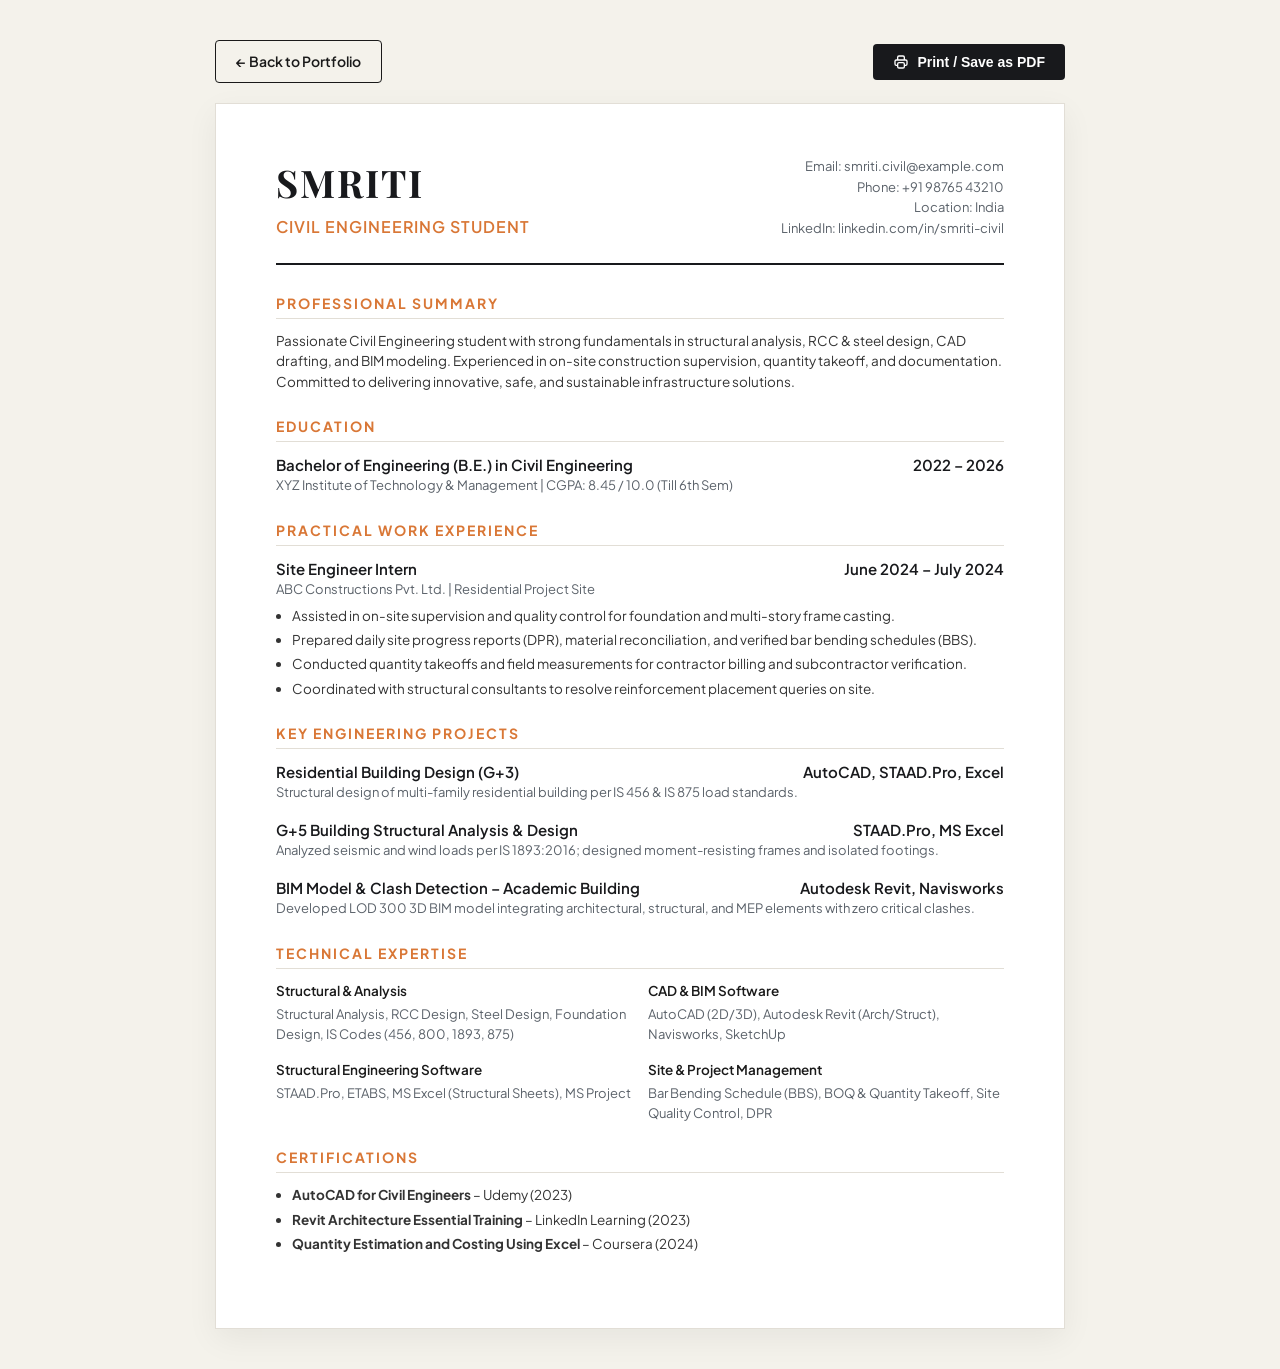
<file: assets/resume.html>
<!DOCTYPE html>
<html lang="en">
<head>
  <meta charset="UTF-8">
  <meta name="viewport" content="width=device-width, initial-scale=1.0">
  <title>Resume - Smriti | Civil Engineering Student</title>
  <link rel="preconnect" href="https://fonts.googleapis.com">
  <link rel="preconnect" href="https://fonts.gstatic.com" crossorigin>
  <link href="https://fonts.googleapis.com/css2?family=Plus+Jakarta+Sans:wght@300;400;500;600;700&family=Playfair+Display:ital,wght@0,600;0,700;1,400&family=Space+Mono:wght@400;700&display=swap" rel="stylesheet">
  <style>
    :root {
      --primary: #18191c;
      --accent: #d97736;
      --text-muted: #5b626a;
      --border: #e2ded6;
      --bg: #ffffff;
    }
    * {
      box-sizing: border-box;
      margin: 0;
      padding: 0;
    }
    body {
      font-family: 'Plus Jakarta Sans', sans-serif;
      background: #f4f2eb;
      color: #1a1a1a;
      padding: 40px 20px;
      line-height: 1.5;
    }
    .resume-container {
      max-width: 850px;
      margin: 0 auto;
      background: #fff;
      padding: 50px 60px;
      border: 1px solid var(--border);
      box-shadow: 0 10px 30px rgba(0,0,0,0.06);
      position: relative;
    }
    .print-actions {
      max-width: 850px;
      margin: 0 auto 20px;
      display: flex;
      justify-content: space-between;
      align-items: center;
    }
    .btn {
      display: inline-flex;
      align-items: center;
      gap: 8px;
      padding: 10px 20px;
      background: var(--primary);
      color: #fff;
      text-decoration: none;
      border-radius: 4px;
      font-size: 14px;
      font-weight: 600;
      cursor: pointer;
      border: none;
    }
    .btn-outline {
      background: transparent;
      border: 1px solid #1a1a1a;
      color: #1a1a1a;
    }
    .header {
      border-bottom: 2px solid var(--primary);
      padding-bottom: 24px;
      margin-bottom: 28px;
      display: flex;
      justify-content: space-between;
      align-items: flex-end;
    }
    .name {
      font-family: 'Playfair Display', serif;
      font-size: 38px;
      font-weight: 700;
      letter-spacing: 2px;
      color: var(--primary);
    }
    .title {
      font-size: 16px;
      color: var(--accent);
      font-weight: 600;
      letter-spacing: 1px;
      margin-top: 4px;
    }
    .contact-info {
      text-align: right;
      font-size: 13px;
      color: var(--text-muted);
      line-height: 1.6;
    }
    .section {
      margin-bottom: 24px;
    }
    .section-title {
      font-size: 14px;
      text-transform: uppercase;
      letter-spacing: 2px;
      color: var(--accent);
      font-weight: 700;
      border-bottom: 1px solid var(--border);
      padding-bottom: 4px;
      margin-bottom: 12px;
      display: flex;
      justify-content: space-between;
    }
    .item {
      margin-bottom: 16px;
    }
    .item-header {
      display: flex;
      justify-content: space-between;
      font-weight: 600;
      font-size: 15px;
      color: var(--primary);
    }
    .item-sub {
      color: var(--text-muted);
      font-size: 13px;
      margin-bottom: 6px;
    }
    .item-desc {
      font-size: 13.5px;
      color: #333;
      padding-left: 16px;
    }
    .item-desc li {
      margin-bottom: 4px;
    }
    .grid-2 {
      display: grid;
      grid-template-columns: 1fr 1fr;
      gap: 16px;
    }
    .skill-category {
      font-weight: 600;
      font-size: 13.5px;
      margin-bottom: 4px;
    }
    .skill-list {
      font-size: 13px;
      color: var(--text-muted);
    }
    @media print {
      body {
        background: #fff;
        padding: 0;
      }
      .resume-container {
        border: none;
        box-shadow: none;
        padding: 0;
        max-width: 100%;
      }
      .print-actions {
        display: none;
      }
    }
  </style>
</head>
<body>

  <div class="print-actions">
    <a href="index.html" class="btn btn-outline">&larr; Back to Portfolio</a>
    <button onclick="window.print()" class="btn">
      <svg width="16" height="16" fill="none" stroke="currentColor" viewBox="0 0 24 24"><path stroke-linecap="round" stroke-linejoin="round" stroke-width="2" d="M17 17h2a2 2 0 002-2v-4a2 2 0 00-2-2H5a2 2 0 00-2 2v4a2 2 0 002 2h2m2 4h6a2 2 0 002-2v-4a2 2 0 00-2-2H9a2 2 0 00-2 2v4a2 2 0 002 2zm8-12V5a2 2 0 00-2-2H9a2 2 0 00-2 2v4h10z"/></svg>
      Print / Save as PDF
    </button>
  </div>

  <div class="resume-container">
    <header class="header">
      <div>
        <h1 class="name">SMRITI</h1>
        <div class="title">CIVIL ENGINEERING STUDENT</div>
      </div>
      <div class="contact-info">
        <div>Email: smriti.civil@example.com</div>
        <div>Phone: +91 98765 43210</div>
        <div>Location: India</div>
        <div>LinkedIn: linkedin.com/in/smriti-civil</div>
      </div>
    </header>

    <div class="section">
      <div class="section-title">Professional Summary</div>
      <p style="font-size: 13.5px; color: #333;">
        Passionate Civil Engineering student with strong fundamentals in structural analysis, RCC & steel design, CAD drafting, and BIM modeling. Experienced in on-site construction supervision, quantity takeoff, and documentation. Committed to delivering innovative, safe, and sustainable infrastructure solutions.
      </p>
    </div>

    <div class="section">
      <div class="section-title">Education</div>
      <div class="item">
        <div class="item-header">
          <span>Bachelor of Engineering (B.E.) in Civil Engineering</span>
          <span>2022 &ndash; 2026</span>
        </div>
        <div class="item-sub">XYZ Institute of Technology & Management | CGPA: 8.45 / 10.0 (Till 6th Sem)</div>
      </div>
    </div>

    <div class="section">
      <div class="section-title">Practical Work Experience</div>
      <div class="item">
        <div class="item-header">
          <span>Site Engineer Intern</span>
          <span>June 2024 &ndash; July 2024</span>
        </div>
        <div class="item-sub">ABC Constructions Pvt. Ltd. | Residential Project Site</div>
        <ul class="item-desc">
          <li>Assisted in on-site supervision and quality control for foundation and multi-story frame casting.</li>
          <li>Prepared daily site progress reports (DPR), material reconciliation, and verified bar bending schedules (BBS).</li>
          <li>Conducted quantity takeoffs and field measurements for contractor billing and subcontractor verification.</li>
          <li>Coordinated with structural consultants to resolve reinforcement placement queries on site.</li>
        </ul>
      </div>
    </div>

    <div class="section">
      <div class="section-title">Key Engineering Projects</div>
      <div class="item">
        <div class="item-header">
          <span>Residential Building Design (G+3)</span>
          <span>AutoCAD, STAAD.Pro, Excel</span>
        </div>
        <div class="item-sub">Structural design of multi-family residential building per IS 456 & IS 875 load standards.</div>
      </div>
      <div class="item">
        <div class="item-header">
          <span>G+5 Building Structural Analysis & Design</span>
          <span>STAAD.Pro, MS Excel</span>
        </div>
        <div class="item-sub">Analyzed seismic and wind loads per IS 1893:2016; designed moment-resisting frames and isolated footings.</div>
      </div>
      <div class="item">
        <div class="item-header">
          <span>BIM Model & Clash Detection &ndash; Academic Building</span>
          <span>Autodesk Revit, Navisworks</span>
        </div>
        <div class="item-sub">Developed LOD 300 3D BIM model integrating architectural, structural, and MEP elements with zero critical clashes.</div>
      </div>
    </div>

    <div class="section">
      <div class="section-title">Technical Expertise</div>
      <div class="grid-2">
        <div>
          <div class="skill-category">Structural & Analysis</div>
          <div class="skill-list">Structural Analysis, RCC Design, Steel Design, Foundation Design, IS Codes (456, 800, 1893, 875)</div>
        </div>
        <div>
          <div class="skill-category">CAD & BIM Software</div>
          <div class="skill-list">AutoCAD (2D/3D), Autodesk Revit (Arch/Struct), Navisworks, SketchUp</div>
        </div>
        <div>
          <div class="skill-category">Structural Engineering Software</div>
          <div class="skill-list">STAAD.Pro, ETABS, MS Excel (Structural Sheets), MS Project</div>
        </div>
        <div>
          <div class="skill-category">Site & Project Management</div>
          <div class="skill-list">Bar Bending Schedule (BBS), BOQ & Quantity Takeoff, Site Quality Control, DPR</div>
        </div>
      </div>
    </div>

    <div class="section">
      <div class="section-title">Certifications</div>
      <ul class="item-desc">
        <li><strong>AutoCAD for Civil Engineers</strong> &ndash; Udemy (2023)</li>
        <li><strong>Revit Architecture Essential Training</strong> &ndash; LinkedIn Learning (2023)</li>
        <li><strong>Quantity Estimation and Costing Using Excel</strong> &ndash; Coursera (2024)</li>
      </ul>
    </div>
  </div>

</body>
</html>
</file>
